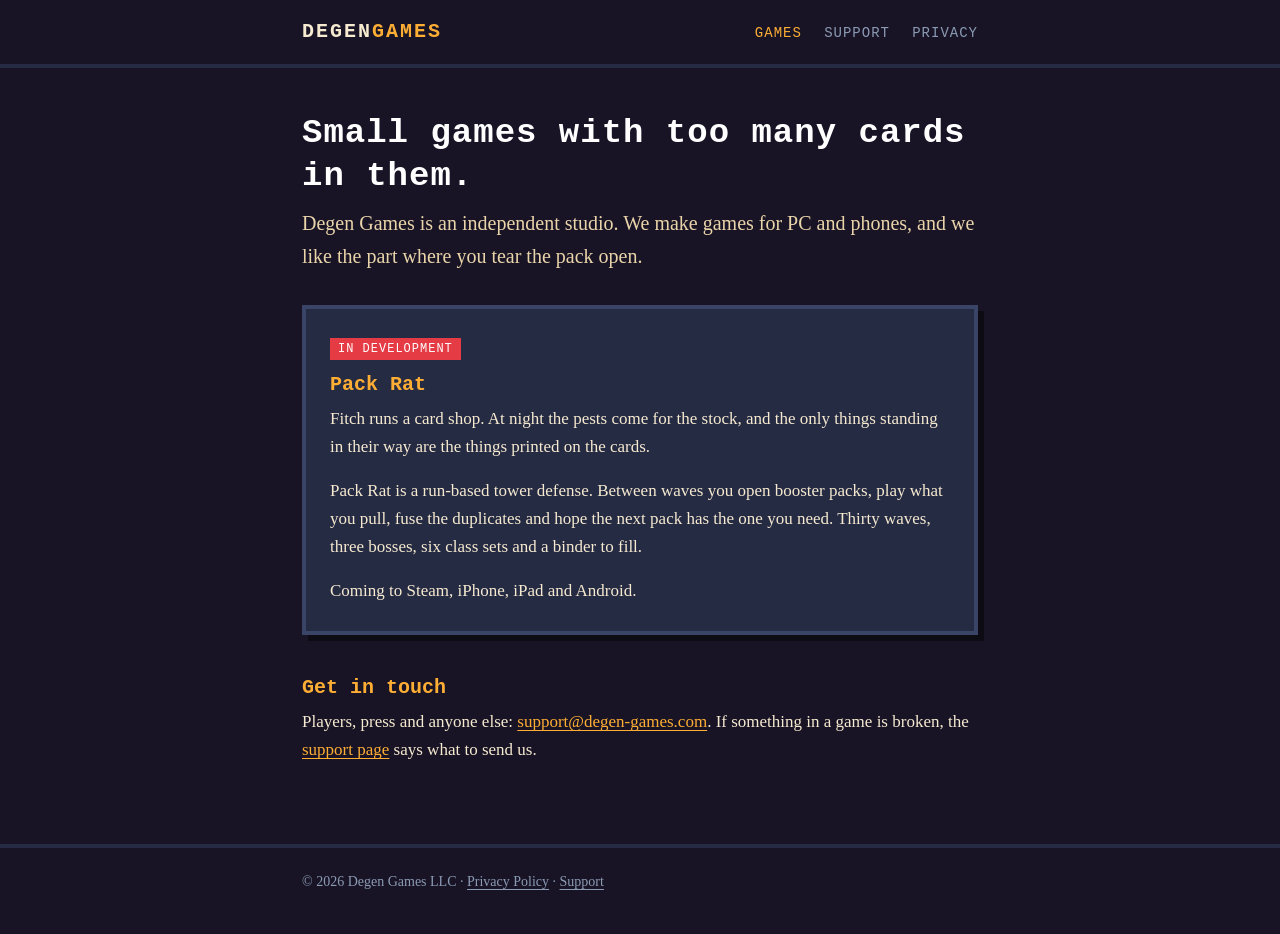
<file: index.html>
<!doctype html>
<html lang="en">
<head>
<meta charset="utf-8">
<meta name="viewport" content="width=device-width, initial-scale=1">
<title>Degen Games</title>
<meta name="description" content="Degen Games LLC is a small independent studio. Our first game, Pack Rat, is a tower defense where you open booster packs between waves.">
<link rel="canonical" href="https://degen-games.com/">
<link rel="stylesheet" href="/style.css">
</head>
<body>
<header class="site">
  <div class="wrap">
    <a class="mark" href="/">Degen<span>Games</span></a>
    <nav>
      <a href="/" aria-current="page">Games</a>
      <a href="/support/">Support</a>
      <a href="/privacy/">Privacy</a>
    </nav>
  </div>
</header>

<main class="wrap">
  <h1>Small games with too many cards in them.</h1>
  <p class="lede">Degen Games is an independent studio. We make games for PC and phones, and we like the part where you tear the pack open.</p>

  <section class="card">
    <span class="tag">In development</span>
    <h2>Pack Rat</h2>
    <p>Fitch runs a card shop. At night the pests come for the stock, and the only things standing in their way are the things printed on the cards.</p>
    <p>Pack Rat is a run-based tower defense. Between waves you open booster packs, play what you pull, fuse the duplicates and hope the next pack has the one you need. Thirty waves, three bosses, six class sets and a binder to fill.</p>
    <p>Coming to Steam, iPhone, iPad and Android.</p>
  </section>

  <h2>Get in touch</h2>
  <p>Players, press and anyone else: <a href="mailto:support@degen-games.com">support@degen-games.com</a>. If something in a game is broken, the <a href="/support/">support page</a> says what to send us.</p>
</main>

<footer class="site">
  <div class="wrap">
    &copy; 2026 Degen Games LLC &middot; <a href="/privacy/">Privacy Policy</a> &middot; <a href="/support/">Support</a>
  </div>
</footer>
</body>
</html>
</file>
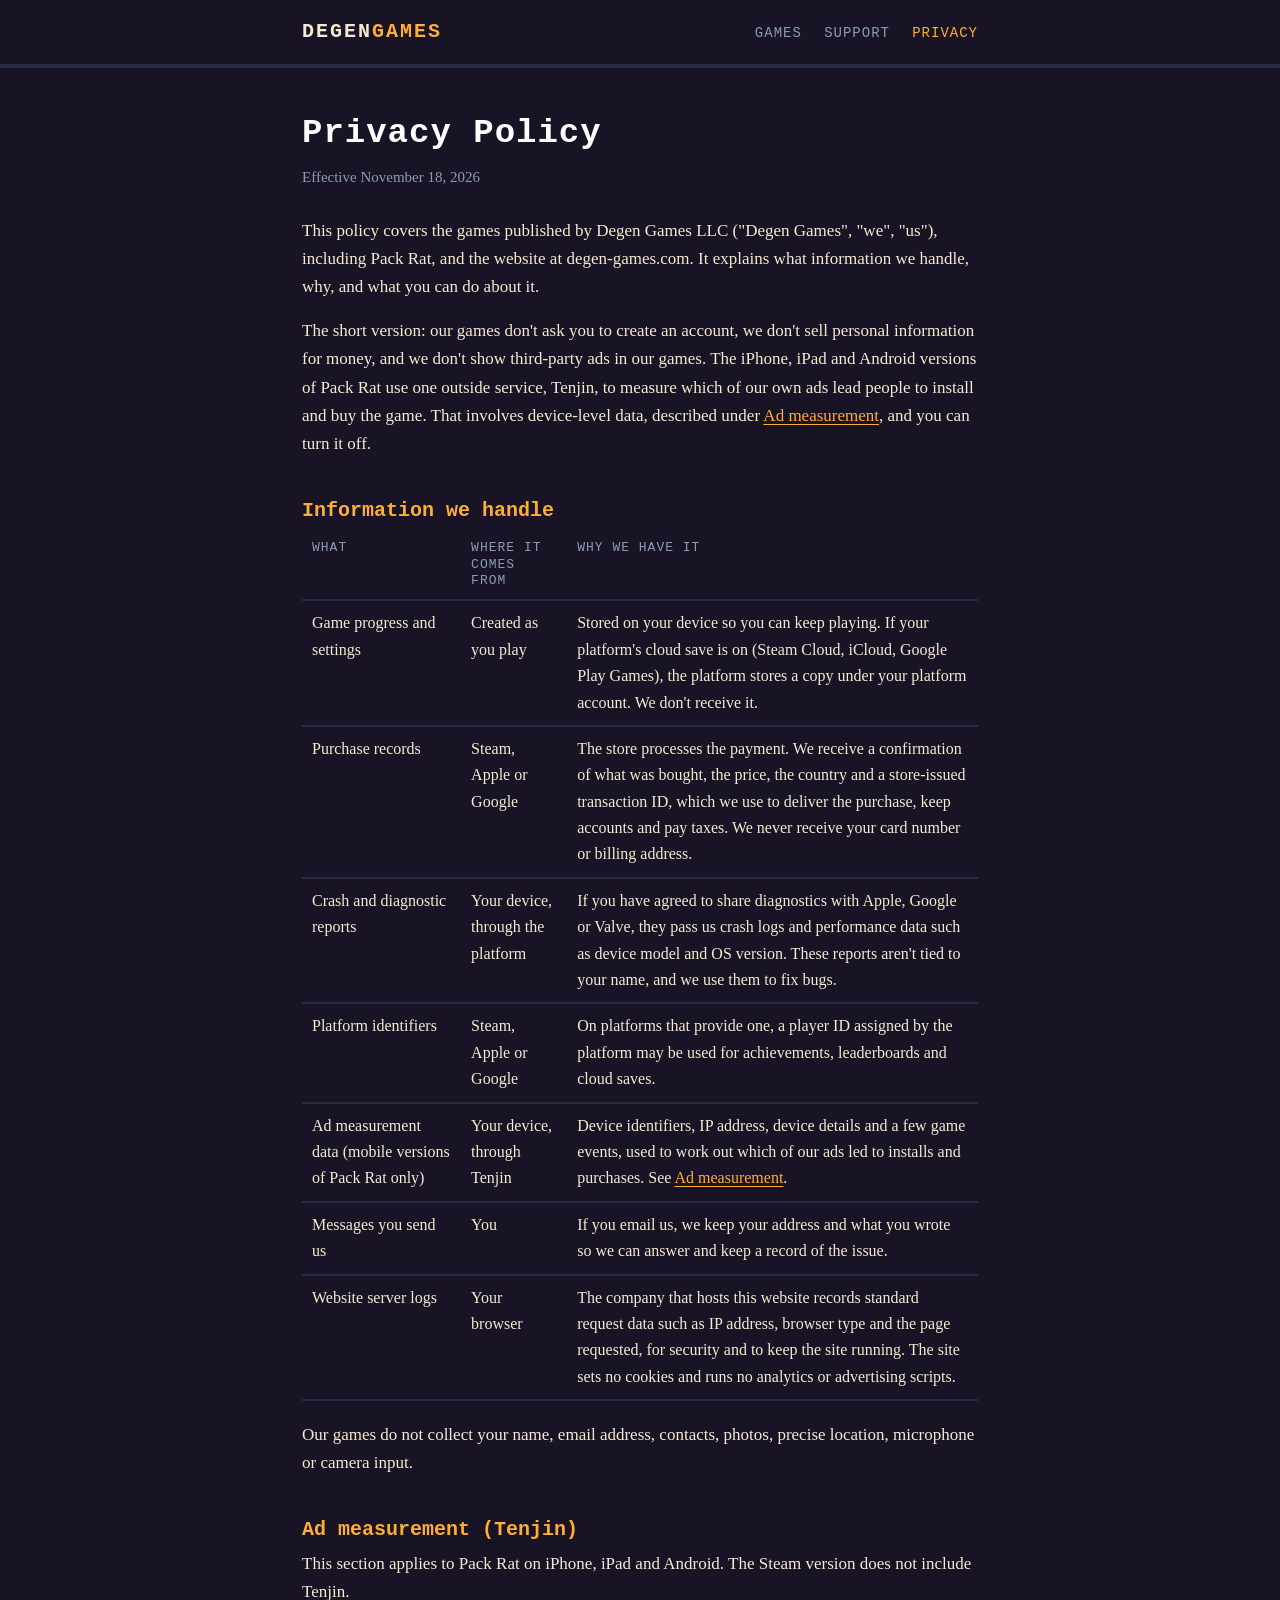
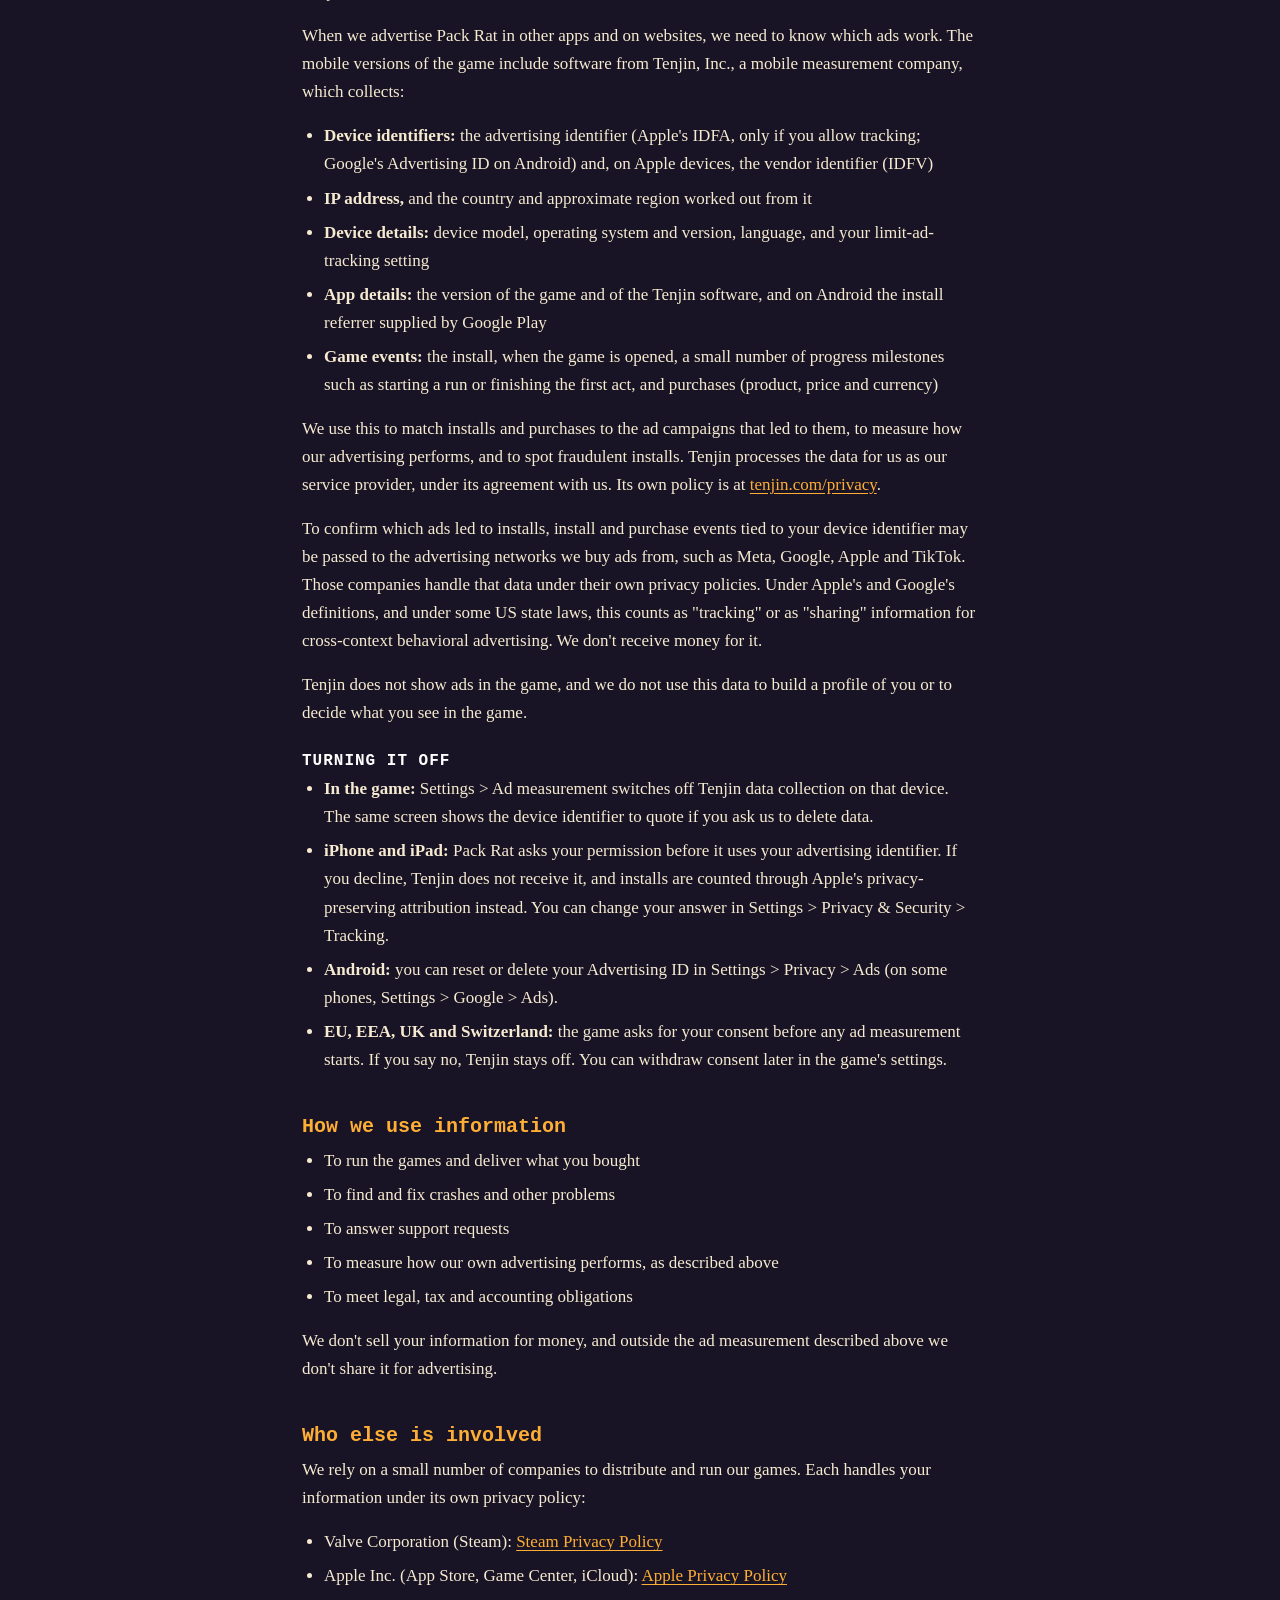
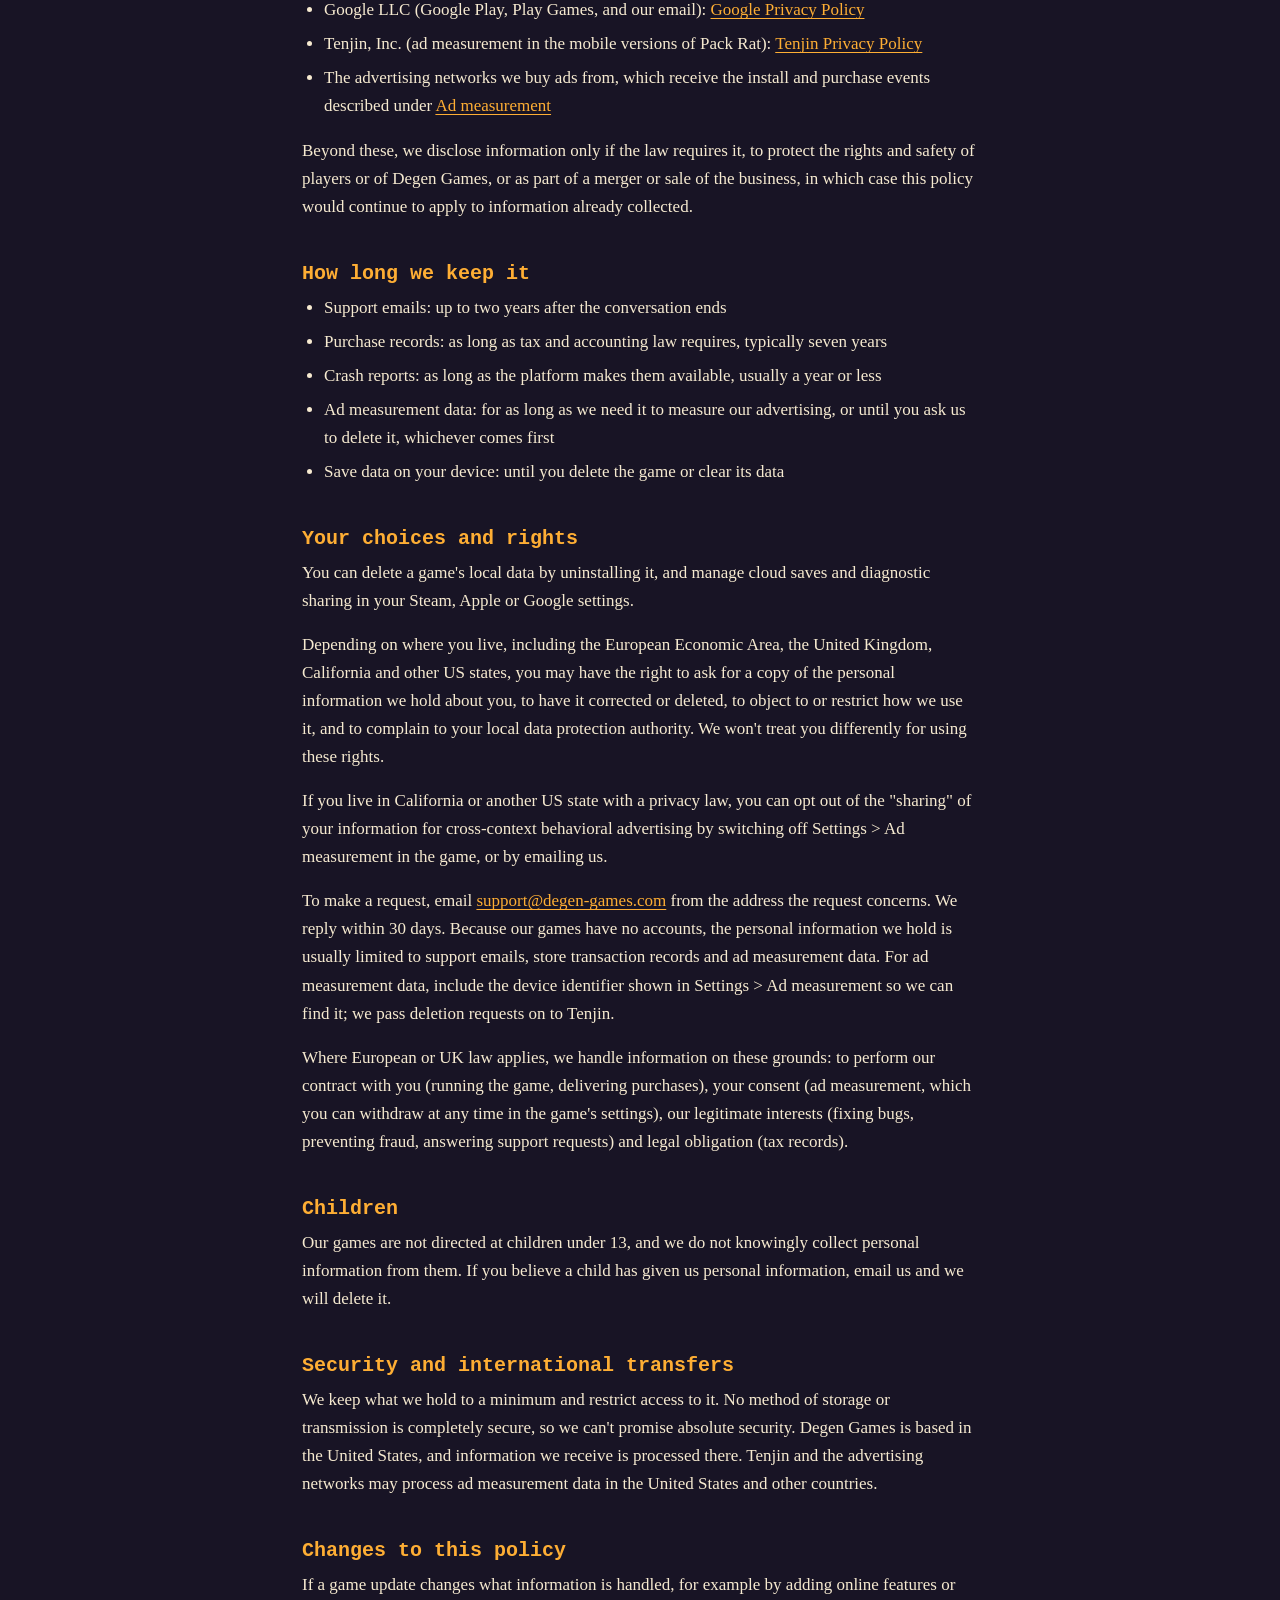
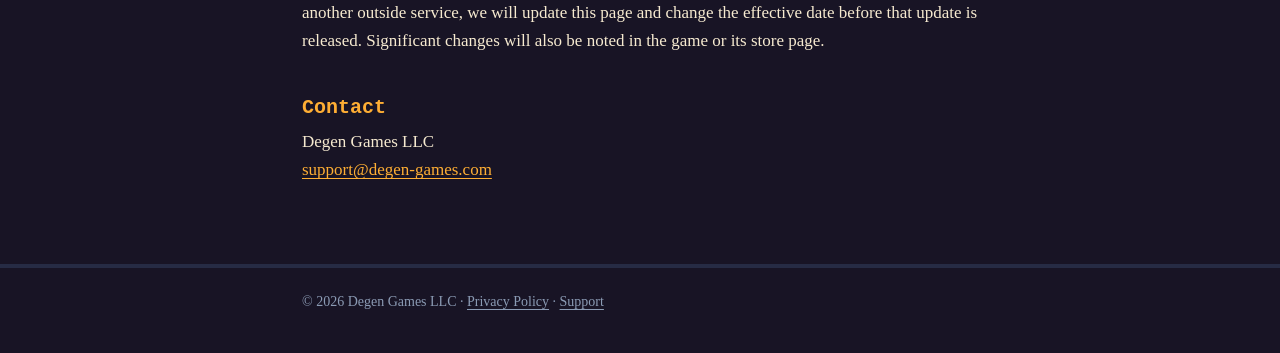
<file: privacy/index.html>
<!doctype html>
<html lang="en">
<head>
<meta charset="utf-8">
<meta name="viewport" content="width=device-width, initial-scale=1">
<title>Privacy Policy | Degen Games</title>
<meta name="description" content="How Degen Games LLC handles information in its games and on this website, including ad measurement in Pack Rat on mobile.">
<link rel="canonical" href="https://degen-games.com/privacy/">
<link rel="stylesheet" href="/style.css">
</head>
<body>
<header class="site">
  <div class="wrap">
    <a class="mark" href="/">Degen<span>Games</span></a>
    <nav>
      <a href="/">Games</a>
      <a href="/support/">Support</a>
      <a href="/privacy/" aria-current="page">Privacy</a>
    </nav>
  </div>
</header>

<main class="wrap">
  <h1>Privacy Policy</h1>
  <p class="dated">Effective November 18, 2026</p>

  <p>This policy covers the games published by Degen Games LLC ("Degen Games", "we", "us"), including Pack Rat, and the website at degen-games.com. It explains what information we handle, why, and what you can do about it.</p>
  <p>The short version: our games don't ask you to create an account, we don't sell personal information for money, and we don't show third-party ads in our games. The iPhone, iPad and Android versions of Pack Rat use one outside service, Tenjin, to measure which of our own ads lead people to install and buy the game. That involves device-level data, described under <a href="#ad-measurement">Ad measurement</a>, and you can turn it off.</p>

  <h2>Information we handle</h2>
  <table>
    <thead>
      <tr><th>What</th><th>Where it comes from</th><th>Why we have it</th></tr>
    </thead>
    <tbody>
      <tr>
        <td>Game progress and settings</td>
        <td>Created as you play</td>
        <td>Stored on your device so you can keep playing. If your platform's cloud save is on (Steam Cloud, iCloud, Google Play Games), the platform stores a copy under your platform account. We don't receive it.</td>
      </tr>
      <tr>
        <td>Purchase records</td>
        <td>Steam, Apple or Google</td>
        <td>The store processes the payment. We receive a confirmation of what was bought, the price, the country and a store-issued transaction ID, which we use to deliver the purchase, keep accounts and pay taxes. We never receive your card number or billing address.</td>
      </tr>
      <tr>
        <td>Crash and diagnostic reports</td>
        <td>Your device, through the platform</td>
        <td>If you have agreed to share diagnostics with Apple, Google or Valve, they pass us crash logs and performance data such as device model and OS version. These reports aren't tied to your name, and we use them to fix bugs.</td>
      </tr>
      <tr>
        <td>Platform identifiers</td>
        <td>Steam, Apple or Google</td>
        <td>On platforms that provide one, a player ID assigned by the platform may be used for achievements, leaderboards and cloud saves.</td>
      </tr>
      <tr>
        <td>Ad measurement data (mobile versions of Pack Rat only)</td>
        <td>Your device, through Tenjin</td>
        <td>Device identifiers, IP address, device details and a few game events, used to work out which of our ads led to installs and purchases. See <a href="#ad-measurement">Ad measurement</a>.</td>
      </tr>
      <tr>
        <td>Messages you send us</td>
        <td>You</td>
        <td>If you email us, we keep your address and what you wrote so we can answer and keep a record of the issue.</td>
      </tr>
      <tr>
        <td>Website server logs</td>
        <td>Your browser</td>
        <td>The company that hosts this website records standard request data such as IP address, browser type and the page requested, for security and to keep the site running. The site sets no cookies and runs no analytics or advertising scripts.</td>
      </tr>
    </tbody>
  </table>

  <p>Our games do not collect your name, email address, contacts, photos, precise location, microphone or camera input.</p>

  <h2 id="ad-measurement">Ad measurement (Tenjin)</h2>
  <p>This section applies to Pack Rat on iPhone, iPad and Android. The Steam version does not include Tenjin.</p>
  <p>When we advertise Pack Rat in other apps and on websites, we need to know which ads work. The mobile versions of the game include software from Tenjin, Inc., a mobile measurement company, which collects:</p>
  <ul>
    <li><strong>Device identifiers:</strong> the advertising identifier (Apple's IDFA, only if you allow tracking; Google's Advertising ID on Android) and, on Apple devices, the vendor identifier (IDFV)</li>
    <li><strong>IP address,</strong> and the country and approximate region worked out from it</li>
    <li><strong>Device details:</strong> device model, operating system and version, language, and your limit-ad-tracking setting</li>
    <li><strong>App details:</strong> the version of the game and of the Tenjin software, and on Android the install referrer supplied by Google Play</li>
    <li><strong>Game events:</strong> the install, when the game is opened, a small number of progress milestones such as starting a run or finishing the first act, and purchases (product, price and currency)</li>
  </ul>
  <p>We use this to match installs and purchases to the ad campaigns that led to them, to measure how our advertising performs, and to spot fraudulent installs. Tenjin processes the data for us as our service provider, under its agreement with us. Its own policy is at <a href="https://tenjin.com/privacy/" rel="noopener">tenjin.com/privacy</a>.</p>
  <p>To confirm which ads led to installs, install and purchase events tied to your device identifier may be passed to the advertising networks we buy ads from, such as Meta, Google, Apple and TikTok. Those companies handle that data under their own privacy policies. Under Apple's and Google's definitions, and under some US state laws, this counts as "tracking" or as "sharing" information for cross-context behavioral advertising. We don't receive money for it.</p>
  <p>Tenjin does not show ads in the game, and we do not use this data to build a profile of you or to decide what you see in the game.</p>

  <h3>Turning it off</h3>
  <ul>
    <li><strong>In the game:</strong> Settings &gt; Ad measurement switches off Tenjin data collection on that device. The same screen shows the device identifier to quote if you ask us to delete data.</li>
    <li><strong>iPhone and iPad:</strong> Pack Rat asks your permission before it uses your advertising identifier. If you decline, Tenjin does not receive it, and installs are counted through Apple's privacy-preserving attribution instead. You can change your answer in Settings &gt; Privacy &amp; Security &gt; Tracking.</li>
    <li><strong>Android:</strong> you can reset or delete your Advertising ID in Settings &gt; Privacy &gt; Ads (on some phones, Settings &gt; Google &gt; Ads).</li>
    <li><strong>EU, EEA, UK and Switzerland:</strong> the game asks for your consent before any ad measurement starts. If you say no, Tenjin stays off. You can withdraw consent later in the game's settings.</li>
  </ul>

  <h2>How we use information</h2>
  <ul>
    <li>To run the games and deliver what you bought</li>
    <li>To find and fix crashes and other problems</li>
    <li>To answer support requests</li>
    <li>To measure how our own advertising performs, as described above</li>
    <li>To meet legal, tax and accounting obligations</li>
  </ul>
  <p>We don't sell your information for money, and outside the ad measurement described above we don't share it for advertising.</p>

  <h2>Who else is involved</h2>
  <p>We rely on a small number of companies to distribute and run our games. Each handles your information under its own privacy policy:</p>
  <ul>
    <li>Valve Corporation (Steam): <a href="https://store.steampowered.com/privacy_agreement/" rel="noopener">Steam Privacy Policy</a></li>
    <li>Apple Inc. (App Store, Game Center, iCloud): <a href="https://www.apple.com/legal/privacy/" rel="noopener">Apple Privacy Policy</a></li>
    <li>Google LLC (Google Play, Play Games, and our email): <a href="https://policies.google.com/privacy" rel="noopener">Google Privacy Policy</a></li>
    <li>Tenjin, Inc. (ad measurement in the mobile versions of Pack Rat): <a href="https://tenjin.com/privacy/" rel="noopener">Tenjin Privacy Policy</a></li>
    <li>The advertising networks we buy ads from, which receive the install and purchase events described under <a href="#ad-measurement">Ad measurement</a></li>
  </ul>
  <p>Beyond these, we disclose information only if the law requires it, to protect the rights and safety of players or of Degen Games, or as part of a merger or sale of the business, in which case this policy would continue to apply to information already collected.</p>

  <h2>How long we keep it</h2>
  <ul>
    <li>Support emails: up to two years after the conversation ends</li>
    <li>Purchase records: as long as tax and accounting law requires, typically seven years</li>
    <li>Crash reports: as long as the platform makes them available, usually a year or less</li>
    <li>Ad measurement data: for as long as we need it to measure our advertising, or until you ask us to delete it, whichever comes first</li>
    <li>Save data on your device: until you delete the game or clear its data</li>
  </ul>

  <h2>Your choices and rights</h2>
  <p>You can delete a game's local data by uninstalling it, and manage cloud saves and diagnostic sharing in your Steam, Apple or Google settings.</p>
  <p>Depending on where you live, including the European Economic Area, the United Kingdom, California and other US states, you may have the right to ask for a copy of the personal information we hold about you, to have it corrected or deleted, to object to or restrict how we use it, and to complain to your local data protection authority. We won't treat you differently for using these rights.</p>
  <p>If you live in California or another US state with a privacy law, you can opt out of the "sharing" of your information for cross-context behavioral advertising by switching off Settings &gt; Ad measurement in the game, or by emailing us.</p>
  <p>To make a request, email <a href="mailto:support@degen-games.com">support@degen-games.com</a> from the address the request concerns. We reply within 30 days. Because our games have no accounts, the personal information we hold is usually limited to support emails, store transaction records and ad measurement data. For ad measurement data, include the device identifier shown in Settings &gt; Ad measurement so we can find it; we pass deletion requests on to Tenjin.</p>
  <p>Where European or UK law applies, we handle information on these grounds: to perform our contract with you (running the game, delivering purchases), your consent (ad measurement, which you can withdraw at any time in the game's settings), our legitimate interests (fixing bugs, preventing fraud, answering support requests) and legal obligation (tax records).</p>

  <h2>Children</h2>
  <p>Our games are not directed at children under 13, and we do not knowingly collect personal information from them. If you believe a child has given us personal information, email us and we will delete it.</p>

  <h2>Security and international transfers</h2>
  <p>We keep what we hold to a minimum and restrict access to it. No method of storage or transmission is completely secure, so we can't promise absolute security. Degen Games is based in the United States, and information we receive is processed there. Tenjin and the advertising networks may process ad measurement data in the United States and other countries.</p>

  <h2>Changes to this policy</h2>
  <p>If a game update changes what information is handled, for example by adding online features or another outside service, we will update this page and change the effective date before that update is released. Significant changes will also be noted in the game or its store page.</p>

  <h2>Contact</h2>
  <p>Degen Games LLC<br>
  <a href="mailto:support@degen-games.com">support@degen-games.com</a></p>
</main>

<footer class="site">
  <div class="wrap">
    &copy; 2026 Degen Games LLC &middot; <a href="/privacy/">Privacy Policy</a> &middot; <a href="/support/">Support</a>
  </div>
</footer>
</body>
</html>
</file>
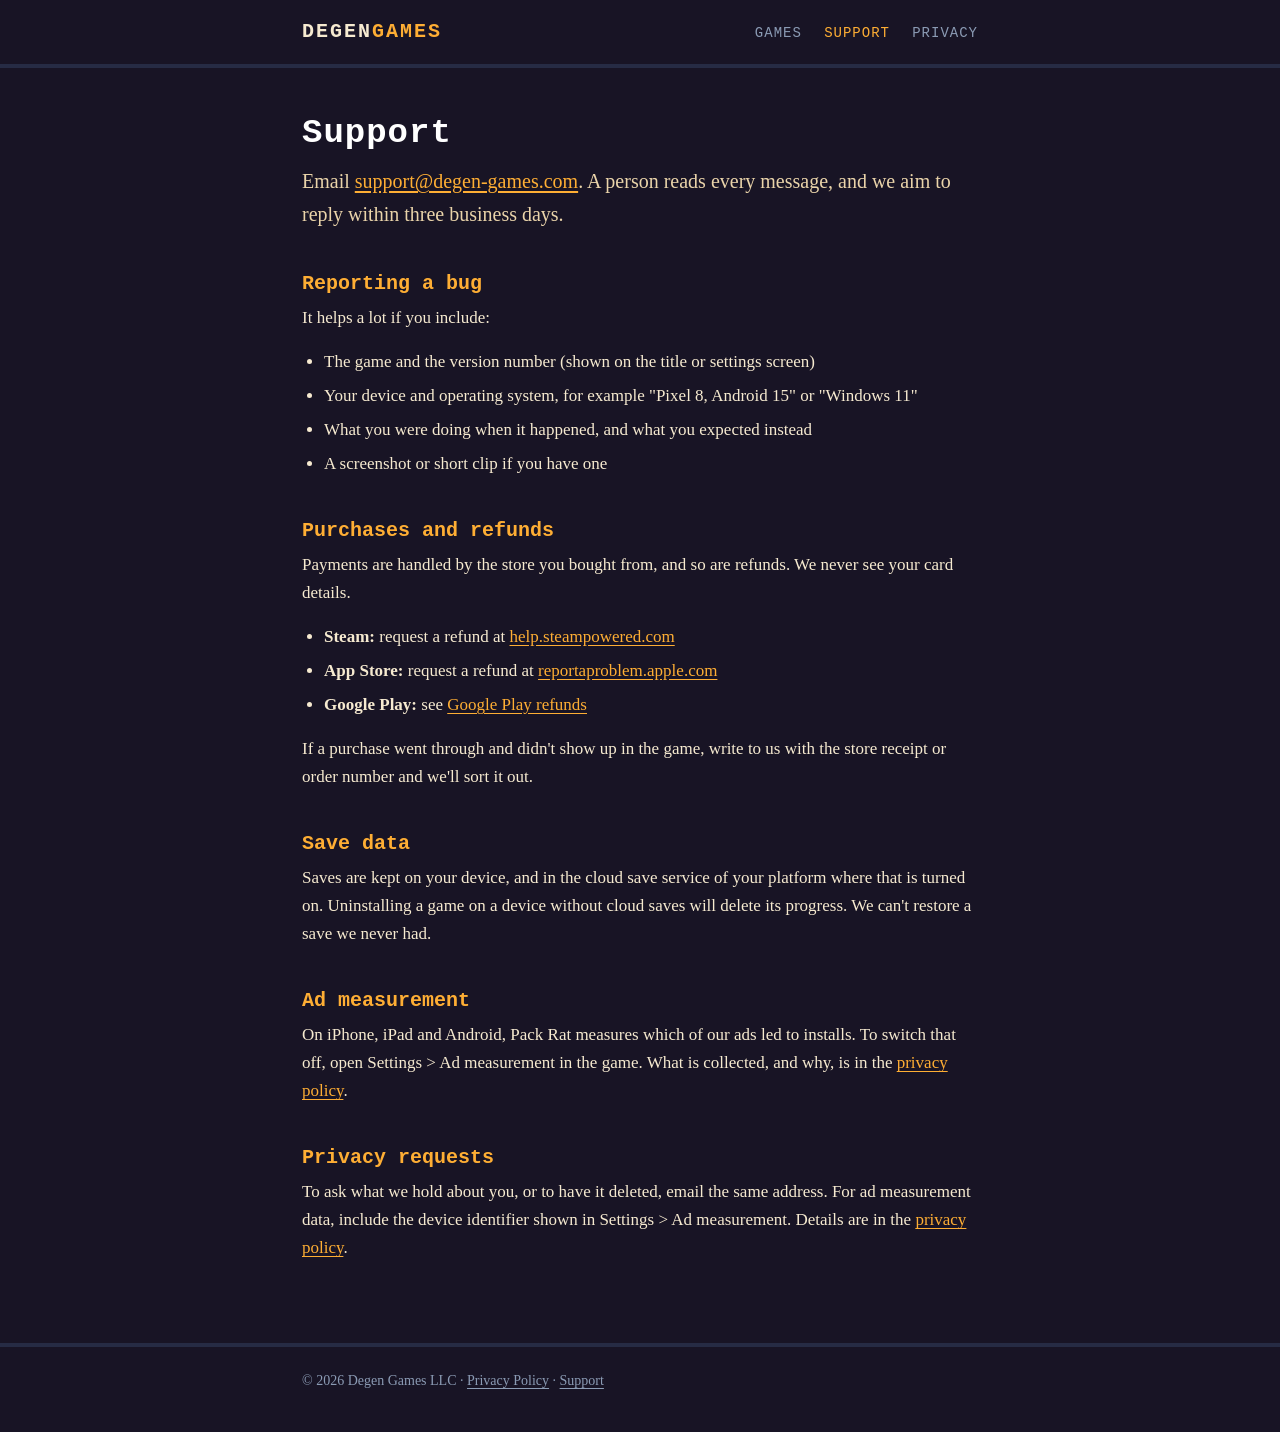
<file: support/index.html>
<!doctype html>
<html lang="en">
<head>
<meta charset="utf-8">
<meta name="viewport" content="width=device-width, initial-scale=1">
<title>Support | Degen Games</title>
<meta name="description" content="Help with Degen Games titles, including Pack Rat.">
<link rel="canonical" href="https://degen-games.com/support/">
<link rel="stylesheet" href="/style.css">
</head>
<body>
<header class="site">
  <div class="wrap">
    <a class="mark" href="/">Degen<span>Games</span></a>
    <nav>
      <a href="/">Games</a>
      <a href="/support/" aria-current="page">Support</a>
      <a href="/privacy/">Privacy</a>
    </nav>
  </div>
</header>

<main class="wrap">
  <h1>Support</h1>
  <p class="lede">Email <a href="mailto:support@degen-games.com">support@degen-games.com</a>. A person reads every message, and we aim to reply within three business days.</p>

  <h2>Reporting a bug</h2>
  <p>It helps a lot if you include:</p>
  <ul>
    <li>The game and the version number (shown on the title or settings screen)</li>
    <li>Your device and operating system, for example "Pixel 8, Android 15" or "Windows 11"</li>
    <li>What you were doing when it happened, and what you expected instead</li>
    <li>A screenshot or short clip if you have one</li>
  </ul>

  <h2>Purchases and refunds</h2>
  <p>Payments are handled by the store you bought from, and so are refunds. We never see your card details.</p>
  <ul>
    <li><strong>Steam:</strong> request a refund at <a href="https://help.steampowered.com/" rel="noopener">help.steampowered.com</a></li>
    <li><strong>App Store:</strong> request a refund at <a href="https://reportaproblem.apple.com/" rel="noopener">reportaproblem.apple.com</a></li>
    <li><strong>Google Play:</strong> see <a href="https://support.google.com/googleplay/answer/2479637" rel="noopener">Google Play refunds</a></li>
  </ul>
  <p>If a purchase went through and didn't show up in the game, write to us with the store receipt or order number and we'll sort it out.</p>

  <h2>Save data</h2>
  <p>Saves are kept on your device, and in the cloud save service of your platform where that is turned on. Uninstalling a game on a device without cloud saves will delete its progress. We can't restore a save we never had.</p>

  <h2>Ad measurement</h2>
  <p>On iPhone, iPad and Android, Pack Rat measures which of our ads led to installs. To switch that off, open Settings &gt; Ad measurement in the game. What is collected, and why, is in the <a href="/privacy/#ad-measurement">privacy policy</a>.</p>

  <h2>Privacy requests</h2>
  <p>To ask what we hold about you, or to have it deleted, email the same address. For ad measurement data, include the device identifier shown in Settings &gt; Ad measurement. Details are in the <a href="/privacy/">privacy policy</a>.</p>
</main>

<footer class="site">
  <div class="wrap">
    &copy; 2026 Degen Games LLC &middot; <a href="/privacy/">Privacy Policy</a> &middot; <a href="/support/">Support</a>
  </div>
</footer>
</body>
</html>
</file>
<file: style.css>
:root {
  --ink: #181425;
  --night: #262b44;
  --slate: #3a4466;
  --paper: #ead4aa;
  --cream: #f6ead0;
  --gold: #feae34;
  --rust: #e43b44;
  --muted: #8b9bb4;
}

* { box-sizing: border-box; }

html { background: var(--ink); }

body {
  margin: 0;
  color: var(--cream);
  background: var(--ink);
  font: 17px/1.65 Georgia, "Times New Roman", serif;
}

a { color: var(--gold); text-underline-offset: 3px; }
a:hover { color: #fff; }

.wrap { max-width: 720px; margin: 0 auto; padding: 0 22px; }

header.site {
  border-bottom: 4px solid var(--night);
  padding: 18px 0;
}
header.site .wrap {
  display: flex;
  flex-wrap: wrap;
  align-items: baseline;
  justify-content: space-between;
  gap: 8px 24px;
}
.mark {
  font: 700 20px/1 "Courier New", Courier, monospace;
  letter-spacing: 2px;
  text-transform: uppercase;
  color: var(--cream);
  text-decoration: none;
}
.mark span { color: var(--gold); }
nav a {
  font: 14px/1 "Courier New", Courier, monospace;
  text-transform: uppercase;
  letter-spacing: 1px;
  margin-left: 18px;
  text-decoration: none;
  color: var(--muted);
}
nav a:first-child { margin-left: 0; }
nav a:hover, nav a[aria-current] { color: var(--gold); }

main { padding: 44px 0 64px; }

h1, h2, h3 {
  font-family: "Courier New", Courier, monospace;
  line-height: 1.25;
  color: #fff;
}
h1 { font-size: 34px; margin: 0 0 10px; letter-spacing: 1px; }
h2 { font-size: 20px; margin: 40px 0 8px; color: var(--gold); }
h3 { font-size: 16px; margin: 24px 0 4px; text-transform: uppercase; letter-spacing: 1px; }
p, ul { margin: 0 0 16px; }
ul { padding-left: 22px; }
li { margin-bottom: 6px; }

.lede { font-size: 20px; color: var(--paper); }
.dated { color: var(--muted); font-size: 15px; margin-bottom: 28px; }

.card {
  background: var(--night);
  border: 4px solid var(--slate);
  box-shadow: 6px 6px 0 #0d0b14;
  padding: 24px 24px 10px;
  margin: 32px 0;
}
.card h2 { margin-top: 0; }
.tag {
  display: inline-block;
  font: 12px/1 "Courier New", Courier, monospace;
  text-transform: uppercase;
  letter-spacing: 1px;
  background: var(--rust);
  color: #fff;
  padding: 5px 8px;
  margin-bottom: 12px;
}

table { border-collapse: collapse; width: 100%; margin: 0 0 20px; font-size: 16px; }
th, td { text-align: left; vertical-align: top; padding: 9px 10px; border-bottom: 2px solid var(--night); }
th { font: 13px/1.3 "Courier New", Courier, monospace; text-transform: uppercase; letter-spacing: 1px; color: var(--muted); }

footer.site {
  border-top: 4px solid var(--night);
  padding: 22px 0 40px;
  color: var(--muted);
  font-size: 14px;
}
footer.site a { color: var(--muted); }

@media (max-width: 520px) {
  h1 { font-size: 27px; }
  nav a { margin-left: 12px; }
  table, tbody, tr, td, th { display: block; }
  thead { display: none; }
  td { border: 0; padding: 2px 0; }
  tr { border-bottom: 2px solid var(--night); padding: 10px 0; }
  td:first-child { font-weight: bold; color: #fff; }
}

main.wrap { padding-top: 44px; padding-bottom: 64px; }
</file>
